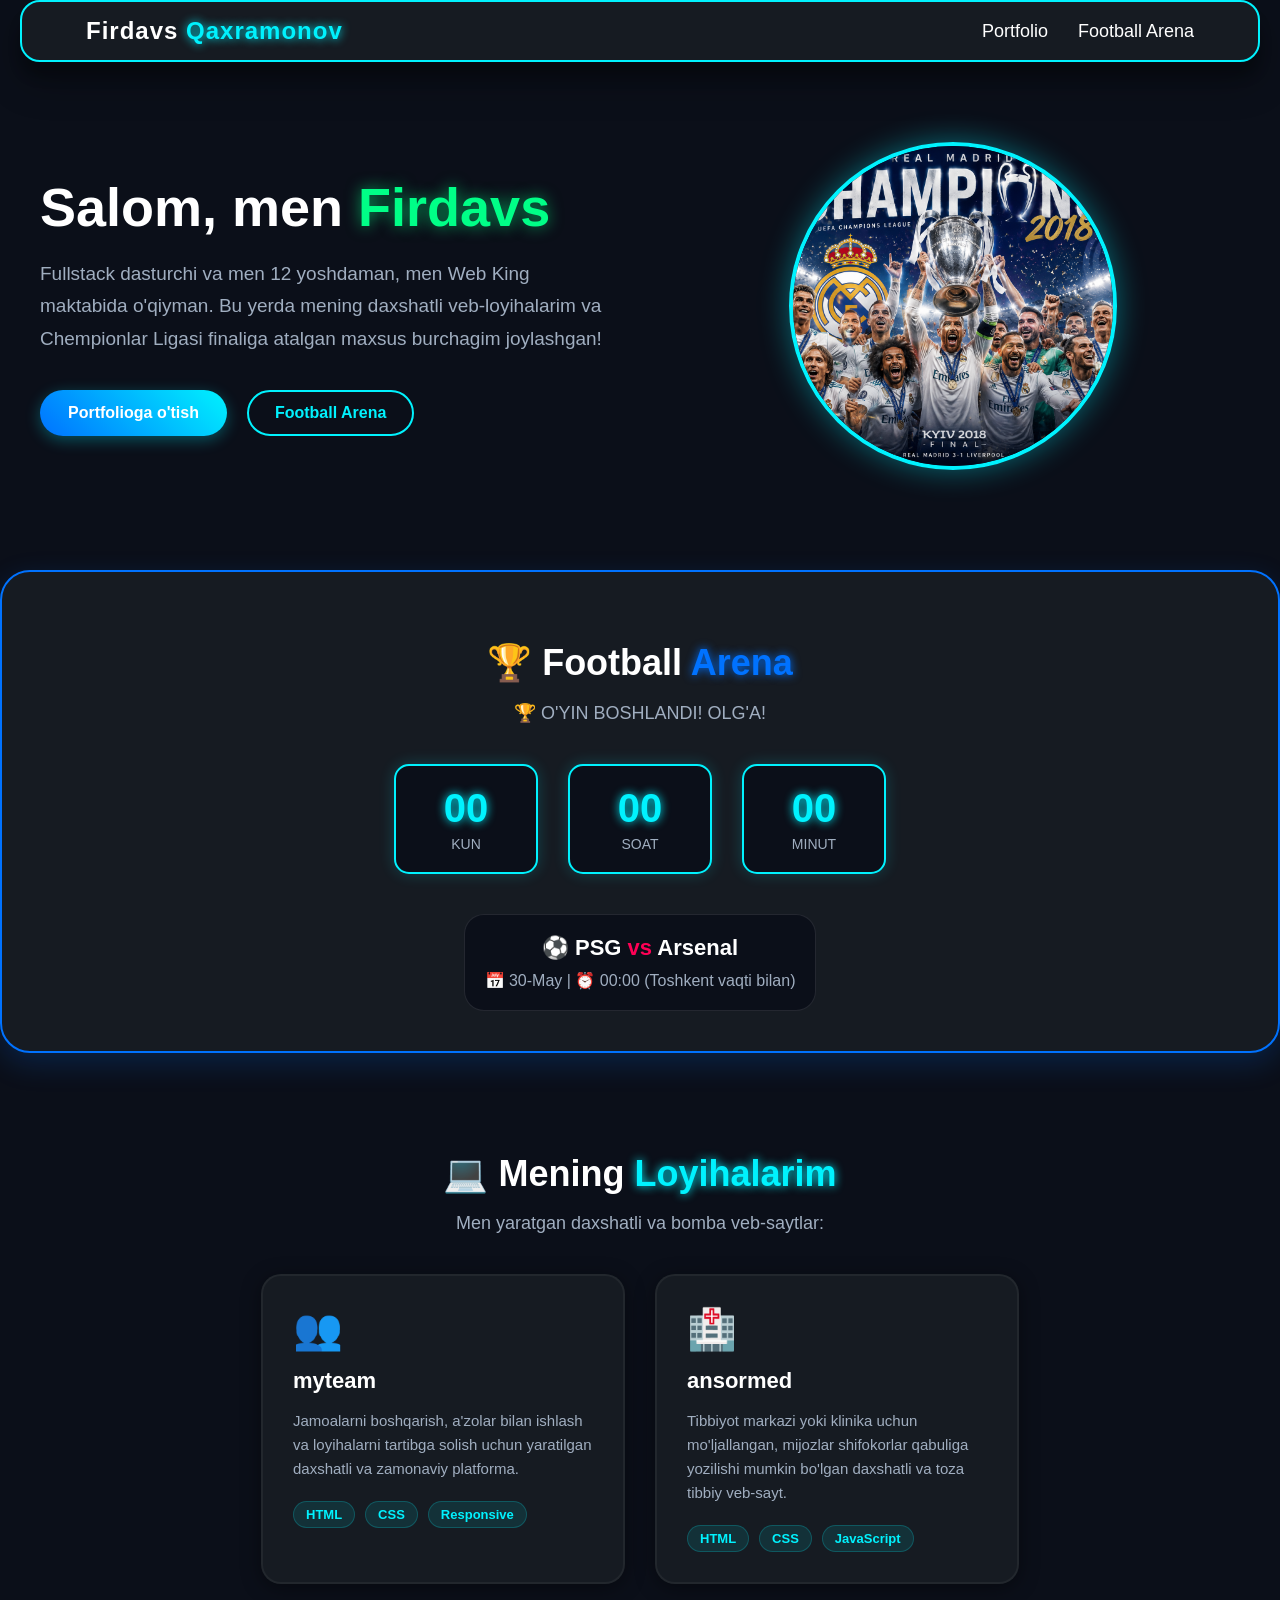
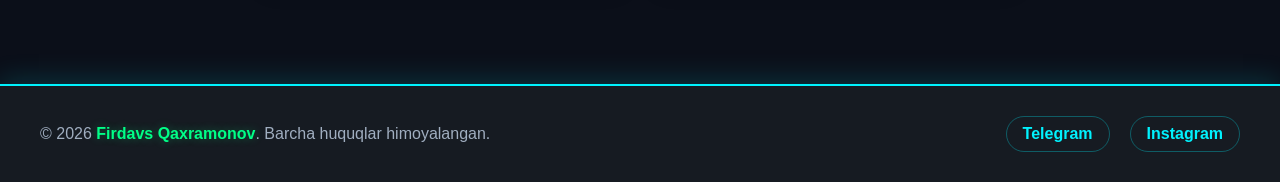
<file: index.html>
<!DOCTYPE html>
<html lang="en">
<head>
    <meta charset="UTF-8">
    <meta name="viewport" content="width=device-width, initial-scale=1.0">
    <title>Firdavs Qaxramonov</title>
    
    <meta name="description" content="Firdavs Qaxramonovning shaxsiy bomba sayti. Bu yerda dasturlash portfoliom va futbol tahlillari bilan tanishishingiz mumkin.">
    <meta name="keywords" content="Firdavs Qaxramonov, portfolio, dasturchi, futbol tahlili, yangi sayt">
    <link rel="icon" type="image/png" href="./img/logo-fotor-20260529151159.png">

    <meta property="og:title" content="Firdavs Qaxramonov">
    <meta property="og:description" content="Firdavs Qaxramonovning shaxsiy bomba sayti. Loyihalar va futbol tahlillari.">
    <meta property="og:image" content="https://firdavs-qaxramonov-portfolio.vercel.app/img/logo-fotor-20260529151159.png">
    <meta property="og:type" content="website">
    <meta name="google-site-verification" content="hqHDXYrqj6PI6UdOYquVKdBgsxsQgmkcmFIH1Ckd7kk" />
    <link rel="stylesheet" href="./style.css">
</head>
<body>
    
    <header class="site-header">
        <div class="logo">
            Firdavs <span>Qaxramonov</span>
        </div>
        <nav class="navigation">
            <a href="#portfolio" class="nav-link">Portfolio</a>
            <a href="#football" class="nav-link">Football Arena</a>
        </nav>
    </header>

    <section class="hero-section">
        <div class="hero-content">
            <h1 class="hero-title">Salom, men <span class="neon-name">Firdavs</span></h1>
            <p class="hero-text">
                Fullstack dasturchi va men 12 yoshdaman, men Web King maktabida o'qiyman. Bu yerda mening daxshatli veb-loyihalarim va Chempionlar Ligasi finaliga atalgan maxsus burchagim joylashgan!
            </p>
            <div class="hero-buttons">
                <a href="#portfolio" class="bomba-btn">Portfolioga o'tish</a>
                <a href="#football" class="bomba-btn-outline">Football Arena</a>
            </div>
        </div>

        <div class="hero-image-box">
            <img src="./img/real-madrid.png" alt="Firdavs Qaxramonov" class="hero-avatar">
        </div>
    </section>

    <section id="football" class="football-section">
    <h2 class="section-title">🏆 Football <span>Arena</span></h2>
    <p class="football-subtitle">UEFA Chempionlar Ligasi Finaligacha qolgan vaqt:</p>

    <div class="countdown-container">
    <div class="time-box">
        <span id="days">00</span>
        <p>KUN</p>
    </div>

    <div class="time-box">
        <span id="hours">03</span>
        <p>SOAT</p>
    </div>

    <div class="time-box">
        <span id="minutes">38</span>
        <p>MINUT</p>
    </div>
    </div>

    <div class="match-card">
        <p class="match-teams">⚽ PSG <span>vs</span> Arsenal</p>
        <p class="match-info">📅 30-May | ⏰ 00:00 (Toshkent vaqti bilan)</p>
    </div>
    </section>

    <section id="portfolio" class="portfolio-section">
    <h2 class="portfolio-title">💻 Mening <span>Loyihalarim</span></h2>
    <p class="portfolio-subtitle">Men yaratgan daxshatli va bomba veb-saytlar:</p>

    <div class="portfolio-grid">
        <div class="portfolio-card">
            <div class="card-icon">👥</div>
            <h3>myteam</h3>
            <p>Jamoalarni boshqarish, a'zolar bilan ishlash va loyihalarni tartibga solish uchun yaratilgan daxshatli va zamonaviy platforma.</p>
            <div class="card-tags">
                <span>HTML</span>
                <span>CSS</span>
                <span>Responsive</span>
            </div>
        </div>

        <div class="portfolio-card">
            <div class="card-icon">🏥</div>
            <h3>ansormed</h3>
            <p>Tibbiyot markazi yoki klinika uchun mo'ljallangan, mijozlar shifokorlar qabuliga yozilishi mumkin bo'lgan daxshatli va toza tibbiy veb-sayt.</p>
            <div class="card-tags">
                <span>HTML</span>
                <span>CSS</span>
                <span>JavaScript</span>
            </div>
        </div>
    </div>
    </section>

    <footer class="site-footer">
    <div class="footer-content">
        <p class="copyright">© 2026 <span>Firdavs Qaxramonov</span>. Barcha huquqlar himoyalangan.</p>
        
        <div class="footer-socials">
            <a href="https://t.me/Kaxramonov_F" target="_blank" class="social-link">Telegram</a>
            <a href="https://instagram.com/Kaxramonov.o71" target="_blank" class="social-link">Instagram</a>
        </div>
    </div>
    </footer>
    <script src="./script.js"></script>
</body>
</html>
</file>
<file: style.css>
html {
    scroll-behavior: smooth; /* Sahifani daxshatli silliq va sekinroq siljitadigan komanda */
}

html, body {
    background-color: #0b0f19;
    color: #ffffff;
    font-family: 'Segoe UI', sans-serif;
    margin: 0;
    padding: 0;
    min-height: 100vh;
}

/* Header uchun daxshatli yumaloq dizayn */
.site-header {
    display: flex;
    justify-content: space-between;
    align-items: center;
    padding: 15px 5%;
    background-color: #161b22;
    
    /* MANA SHU YERDA BURCHAKLARNI YUMALOQ QILAMIZ */
    border: 2px solid #00f2fe; /* Butun blok atrofiga daxshatli neon chegara */
    border-radius: 20px; /* Faqat pastki chap va o'ng burchaklari daxshatli yumaloq bo'ladi */
    
    /* Sayt chetlariga yopishib qolmasligi uchun tepadan va yonlardan joy tashlaymiz */
    margin: 0 20px; 
    
    /* Neon chiziq daxshatli jozibali porlashi uchun soya qo'shamiz */
    box-shadow: rgba(0, 0, 0, 0.3) 0px 19px 38px, rgba(0, 0, 0, 0.22) 0px 15px 12px;
}

/* Logotip stili */
.logo {
    font-size: 24px;
    font-weight: 800;
    letter-spacing: 1px;
    color: #ffffff;
}

/* Familiyang daxshatli neon ko'k rangda yonib turadi */
.logo span {
    color: #00f2fe;
    text-shadow: 0 0 10px #00f2fe;
}

/* Menyular bloki */
.navigation {
    display: flex;
    gap: 30px; /* Linklar orasidagi masofa */
}

/* Linklarning boshlang'ich holati */
.nav-link {
    color: #ffffff;
    text-decoration: none; /* Tagidagi chiziqni yo'qotadi */
    font-size: 18px;
    font-weight: 500;
    transition: all 0.3s ease; /* Hover effekt silliq bo'lishi uchun */
}

/* HOVER EFFEKT: Sichqoncha menyu ustiga kelganda */
.nav-link:hover {
    color: #00ff87; /* Ustiga kelganda yashil futbol maydoni rangiga kiradi */
    text-shadow: 0 0 10px #00ff87; /* Atrofi daxshatli porlaydi */
    transform: scale(1.1); /* Kattalashish effekti */
}

/* ==========================================
   HERO SECTION STRILLARI (Yangi qo'shildi)
   ========================================== */

.hero-section {
    display: flex;
    justify-content: space-between;
    align-items: center;
    max-width: 1200px;
    margin: 80px auto;
    padding: 0 40px;
    gap: 50px;
}

.hero-content {
    flex: 1;
}

.hero-title {
    font-size: 54px;
    font-weight: 800;
    margin: 0 0 20px 0;
    color: #ffffff;
}

/* Isming daxshatli yashil neon rangda porlaydi */
.neon-name {
    color: #00ff87;
    text-shadow: 0 0 15px rgba(0, 255, 135, 0.6);
}

.hero-text {
    font-size: 19px;
    color: #a0aec0;
    line-height: 1.7;
    margin-bottom: 35px;
}

/* Tugmalar bloki */
.hero-buttons {
    display: flex;
    gap: 20px;
}

/* Chap tarafdagi ko'k tugma */
.bomba-btn {
    background: linear-gradient(45deg, #0072ff, #00f2fe);
    color: white;
    padding: 14px 28px;
    border: none;
    border-radius: 30px; /* Headerga moslab yumaloq qildik */
    font-weight: bold;
    text-decoration: none;
    font-size: 16px;
    cursor: pointer;
    transition: all 0.3s ease;
    box-shadow: 0 4px 15px rgba(0, 242, 254, 0.3);
}

.bomba-btn:hover {
    transform: translateY(-3px);
    box-shadow: 0 0 25px #00f2fe;
}

/* O'ng tarafdagi shaffof tugma */
.bomba-btn-outline {
    background: transparent;
    color: #00f2fe;
    border: 2px solid #00f2fe;
    padding: 12px 26px;
    border-radius: 30px;
    font-weight: bold;
    text-decoration: none;
    font-size: 16px;
    cursor: pointer;
    transition: all 0.3s ease;
}

.bomba-btn-outline:hover {
    background: #00f2fe;
    color: #0b0f19;
    box-shadow: 0 0 20px #00f2fe;
    transform: translateY(-3px);
}

/* Rasm uchun daxshatli neon effektlar */
.hero-image-box {
    flex: 1;
    display: flex;
    justify-content: center;
}

.hero-avatar {
    width: 320px;
    height: 320px;
    border-radius: 50%;
    object-fit: cover;
    border: 4px solid #00f2fe;
    box-shadow: 0 0 30px rgba(0, 242, 254, 0.4);
    transition: all 0.5s ease;
}

/* Sichqoncha kelganda rasm daxshatli burilib rangini o'zgartiradi */
.hero-avatar:hover {
    transform: scale(1.05) rotate(5deg);
    border-color: #00ff87;
    box-shadow: 0 0 40px rgba(0, 255, 135, 0.6);
}

/* Football Section */
.football-section {
    max-width: 1200px;
    margin: 100px auto;
    padding: 40px;
    background-color: #161b22;
    border-radius: 30px;
    border: 2px solid #0072ff; /* Chempionlar ligasi ko'k rangi */
    box-shadow: 0 10px 30px rgba(0, 114, 255, 0.2);
    text-align: center;
}

.section-title {
    font-size: 36px;
    font-weight: 800;
    margin-bottom: 10px;
}

.section-title span {
    color: #0072ff;
    text-shadow: 0 0 10px #0072ff;
}

.football-subtitle {
    font-size: 18px;
    color: #a0aec0;
    margin-bottom: 40px;
}

/* Taymer konteyneri */
.countdown-container {
    display: flex;
    justify-content: center;
    gap: 30px;
    margin-bottom: 40px;
}

/* Har bitta raqam qutisi */
.time-box {
    background: #0b0f19;
    border: 2px solid #00f2fe;
    padding: 20px;
    border-radius: 15px;
    min-width: 100px;
    box-shadow: 0 0 15px rgba(0, 242, 254, 0.2);
    transition: transform 0.3s ease;
}

.time-box:hover {
    transform: scale(1.05);
    border-color: #00ff87;
    box-shadow: 0 0 20px rgba(0, 255, 135, 0.4);
}

.time-box span {
    font-size: 40px;
    font-weight: 800;
    color: #00f2fe;
    display: block;
    text-shadow: 0 0 10px #00f2fe;
}

.time-box p {
    margin: 5px 0 0 0;
    font-size: 14px;
    color: #a0aec0;
    text-transform: uppercase;
}

/* O'yin haqida info karta */
.match-card {
    background: #0b0f19;
    padding: 20px;
    border-radius: 20px;
    display: inline-block;
    border: 1px solid rgba(255, 255, 255, 0.1);
}

.match-teams {
    font-size: 22px;
    font-weight: 700;
    margin: 0 0 10px 0;
}

.match-teams span {
    color: #ff0055;
}

.match-info {
    margin: 0;
    color: #a0aec0;
    font-size: 16px;
}

/* Portfolio Section */
.portfolio-section {
    max-width: 1200px;
    margin: 80px auto;
    padding: 0 40px;
    text-align: center;
}

.portfolio-title {
    font-size: 36px;
    font-weight: 800;
    margin-bottom: 10px;
}

.portfolio-title span {
    color: #00f2fe;
    text-shadow: 0 0 10px #00f2fe;
}

.portfolio-subtitle {
    font-size: 18px;
    color: #a0aec0;
    margin-bottom: 40px;
}

/* Kartochkalarni yonma-yon taxlash paneli */
.portfolio-grid {
    display: flex;
    justify-content: center;
    gap: 30px;
    flex-wrap: wrap;
}

/* Har bitta daxshatli kartochka stili */
.portfolio-card {
    background-color: #161b22;
    border: 2px solid rgba(255, 255, 255, 0.05);
    border-radius: 20px;
    padding: 30px;
    width: 300px;
    text-align: left;
    box-shadow: 0 4px 20px rgba(0, 0, 0, 0.4);
    transition: all 0.3s ease;
}

/* HOVER: Sichqoncha kelganda tepaga ko'tarilib neon ko'k bo'lib porlaydi */
.portfolio-card:hover {
    transform: translateY(-10px);
    border-color: #00f2fe;
    box-shadow: 0 10px 25px rgba(0, 242, 254, 0.25);
}

.card-icon {
    font-size: 40px;
    margin-bottom: 15px;
}

.portfolio-card h3 {
    font-size: 22px;
    margin: 0 0 12px 0;
    color: #ffffff;
}

.portfolio-card p {
    font-size: 15px;
    color: #a0aec0;
    line-height: 1.6;
    margin-bottom: 20px;
}

/* Texnologiya yorliqlari (Tags) */
.card-tags {
    display: flex;
    gap: 10px;
    flex-wrap: wrap;
}

.card-tags span {
    background: rgba(0, 242, 254, 0.1);
    color: #00f2fe;
    padding: 5px 12px;
    border-radius: 15px;
    font-size: 13px;
    font-weight: 600;
    border: 1px solid rgba(0, 242, 254, 0.2);
}

/* ==========================================
   FOOTER STRILLARI (Sayt yakuni)
   ========================================== */

.site-footer {
    background-color: #161b22;
    border-top: 2px solid #00f2fe; /* Tepasidan daxshatli neon chiziq */
    padding: 30px 40px;
    margin-top: 100px; /* Yuqoridagi bo'limlardan daxshatli masofa */
    box-shadow: 0 -5px 25px rgba(0, 242, 254, 0.15);
}

.footer-content {
    display: flex;
    justify-content: space-between;
    align-items: center;
    max-width: 1200px;
    margin: 0 auto;
    flex-wrap: wrap;
    gap: 20px;
}

.copyright {
    margin: 0;
    color: #a0aec0;
    font-size: 16px;
}

.copyright span {
    color: #00ff87;
    font-weight: 600;
    text-shadow: 0 0 10px rgba(0, 255, 135, 0.3);
}

/* Ijtimoiy tarmoqlar linklari */
.footer-socials {
    display: flex;
    gap: 20px;
}

.social-link {
    color: #00f2fe;
    text-decoration: none;
    font-size: 16px;
    font-weight: 600;
    padding: 8px 16px;
    border: 1px solid rgba(0, 242, 254, 0.3);
    border-radius: 20px;
    transition: all 0.3s ease;
}

/* HOVER: Ustiga kelganda neon yonishi */
.social-link:hover {
    background-color: #00f2fe;
    color: #0b0f19;
    box-shadow: 0 0 15px #00f2fe;
    transform: translateY(-3px);
}

/* Agarda logotip html ichida <img> tegi bilan yozilgan bo'lsa */
.logo img {
    width: 45px;
    height: 45px;
    border-radius: 22% !important; /* Bir oz kichikroq rasmga 22% daxshatli chiroyli tushadi */
    object-fit: cover;
}

@media (max-width: 768px){

    .site-header{
        flex-direction: column;
        gap: 15px;
        padding: 15px;
    }

    .navigation{
        display: flex;
        justify-content: center;
        gap: 12px;
        flex-wrap: wrap;
    }

    .nav-link{
        font-size: 16px;
    }

    .logo{
        text-align: center;
        font-size: 18px;
    }

}
</file>
